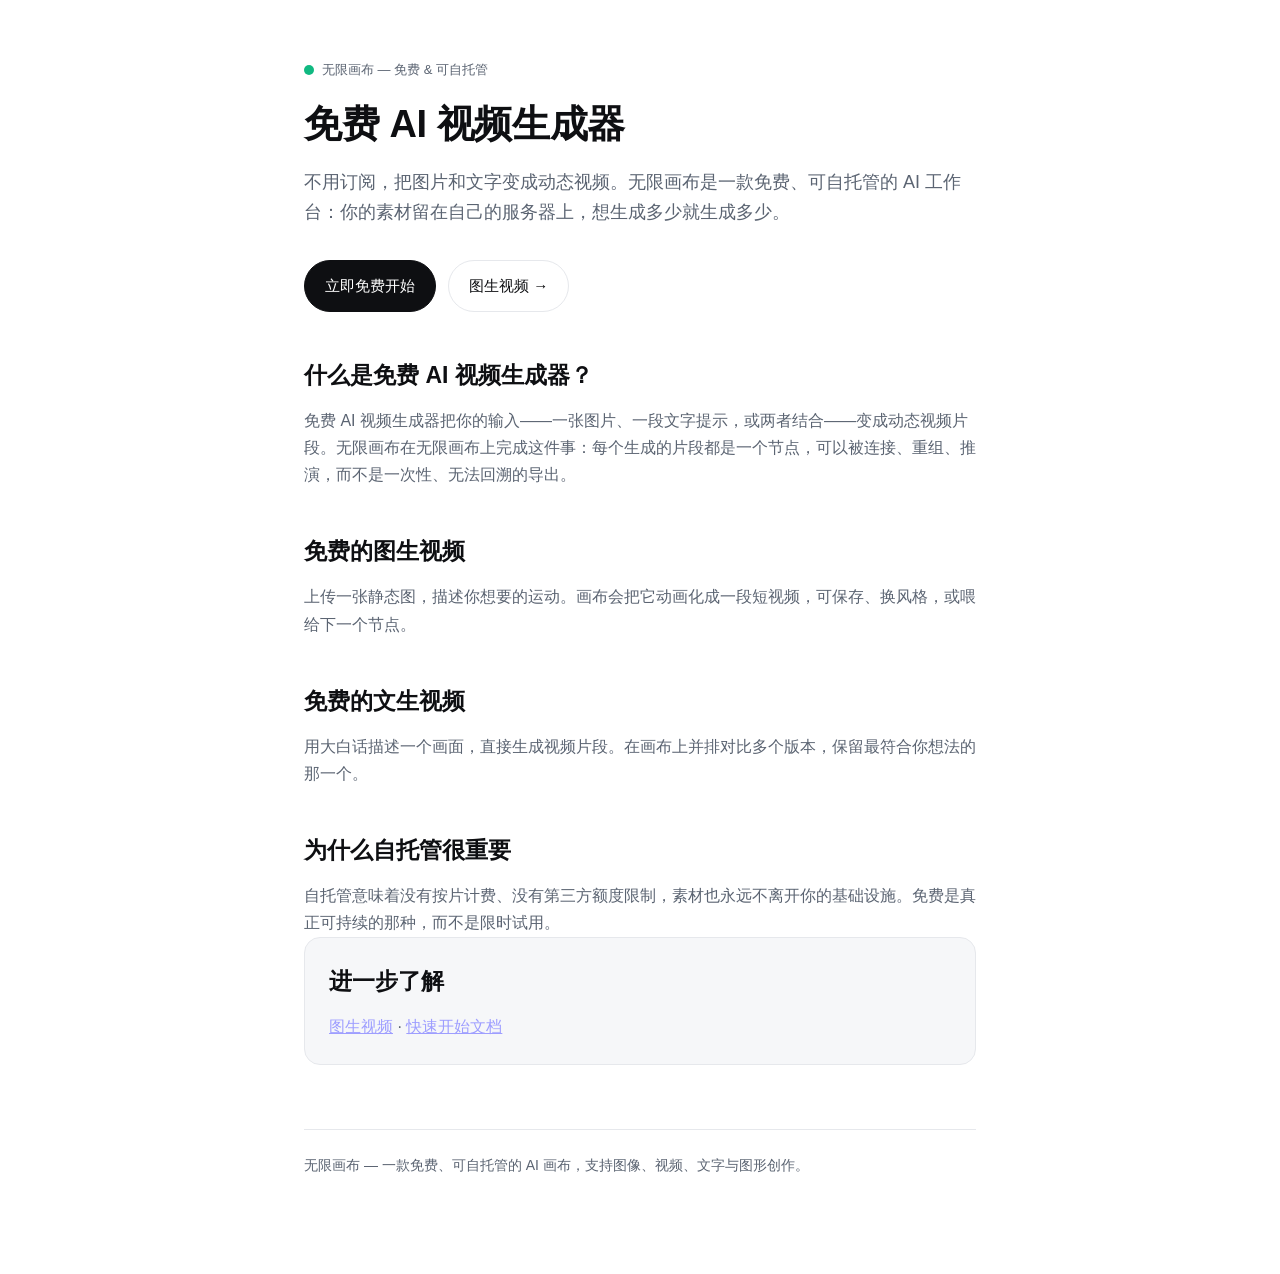
<file: web/public/free-ai-video-zh/index.html>
<!doctype html>
<html lang="zh-CN">
    <head>
        <meta charset="UTF-8" />
        <meta name="viewport" content="width=device-width, initial-scale=1.0" />
        <title>免费 AI 视频生成器 — 零成本创作 AI 视频 | 无限画布</title>
        <meta
            name="description"
            content="用无限画布免费生成 AI 视频，无点数、无付费墙。自托管无限画布上的图生视频与文生视频。"
        />
        <meta name="robots" content="index, follow, max-image-preview:large" />
        <link rel="canonical" href="https://hmstu.eu.org/free-ai-video-zh" />
        <link rel="alternate" hreflang="en-US" href="https://hmstu.eu.org/free-ai-video" />
        <link rel="alternate" hreflang="zh-CN" href="https://hmstu.eu.org/free-ai-video-zh" />

        <!-- Open Graph / social -->
        <meta property="og:type" content="website" />
        <meta property="og:site_name" content="无限画布" />
        <meta property="og:title" content="免费 AI 视频生成器 — 无限画布" />
        <meta property="og:description" content="免费生成 AI 视频——自托管无限画布上的图生视频与文生视频，无点数、无付费墙。" />
        <meta property="og:url" content="https://hmstu.eu.org/free-ai-video-zh" />
        <meta property="og:image" content="https://hmstu.eu.org/logo.svg" />
        <meta name="twitter:card" content="summary_large_image" />

        <link rel="icon" href="/logo.svg" />

        <!-- Structured data -->
        <script type="application/ld+json">
            [
                {
                    "@context": "https://schema.org",
                    "@type": "BreadcrumbList",
                    "itemListElement": [
                        { "@type": "ListItem", "position": 1, "name": "无限画布", "item": "https://hmstu.eu.org/" },
                        { "@type": "ListItem", "position": 2, "name": "免费 AI 视频生成器", "item": "https://hmstu.eu.org/free-ai-video-zh" }
                    ]
                },
                {
                    "@context": "https://schema.org",
                    "@type": "SoftwareApplication",
                    "name": "无限画布",
                    "applicationCategory": "MultimediaApplication",
                    "operatingSystem": "Web",
                    "url": "https://hmstu.eu.org/free-ai-video-zh",
                    "description": "用无限画布免费生成 AI 视频，图生视频与文生视频，自托管的无限画布。",
                    "offers": { "@type": "Offer", "price": "0", "priceCurrency": "CNY" }
                }
            ]
        </script>

        <script>
            // 跟随 SPA 手动选择的主题（无限画布站点写入），落地页与主站保持一致；未设置时回退到系统偏好。
            try {
                var s = JSON.parse(localStorage.getItem("infinite-canvas:theme_store") || "{}");
                var t = s.state && s.state.theme === "light" ? "light" : "dark";
                document.documentElement.setAttribute("data-theme", t);
                document.documentElement.style.colorScheme = t;
            } catch (e) {}
        </script>
        <style>
            :root,
            [data-theme="light"] {
                --ink: #0e0f12;
                --muted: #5b6472;
                --bg: #ffffff;
                --card: #f6f7f9;
                --line: #e6e8ec;
                --accent: #0e0f12;
            }
            [data-theme="dark"],
            @media (prefers-color-scheme: dark) {
                :root {
                    --ink: #f5f6f8;
                    --muted: #a7afb9;
                    --bg: #0e0f12;
                    --card: #16181d;
                    --line: #26292f;
                    --accent: #f5f6f8;
                }
            }
            * { box-sizing: border-box; }
            body {
                margin: 0;
                background: var(--bg);
                color: var(--ink);
                font-family: "SF Pro Display", "SF Pro Text", "PingFang SC", "Microsoft YaHei", "Helvetica Neue", sans-serif;
                line-height: 1.7;
            }
            main { max-width: 720px; margin: 0 auto; padding: 56px 24px 96px; }
            .eyebrow { display: inline-flex; align-items: center; gap: 8px; font-size: 13px; font-weight: 500; color: var(--muted); }
            .eyebrow .dot { width: 10px; height: 10px; border-radius: 9999px; background: #10b981; }
            h1 { font-size: 38px; line-height: 1.15; font-weight: 650; margin: 20px 0 0; letter-spacing: -0.01em; }
            .intro { font-size: 18px; color: var(--muted); margin: 20px 0 0; }
            .cta-row { display: flex; flex-wrap: wrap; gap: 12px; margin-top: 32px; }
            a.btn {
                display: inline-flex; align-items: center; justify-content: center; gap: 8px;
                padding: 12px 20px; border-radius: 9999px; font-size: 15px; font-weight: 500; text-decoration: none;
                border: 1px solid var(--line); color: var(--ink); background: transparent;
            }
            a.btn.primary { background: var(--accent); color: var(--bg); border-color: var(--accent); }
            a.btn:hover { opacity: 0.85; }
            section { margin-top: 44px; }
            h2 { font-size: 23px; font-weight: 600; margin: 0 0 12px; }
            p { margin: 0; color: var(--muted); }
            .card { background: var(--card); border: 1px solid var(--line); border-radius: 16px; padding: 24px; }
            footer { margin-top: 64px; padding-top: 24px; border-top: 1px solid var(--line); color: var(--muted); font-size: 14px; }
            footer a { color: var(--muted); }
        </style>
    </head>
    <body>
        <main>
            <div class="eyebrow"><span class="dot"></span>无限画布 — 免费 &amp; 可自托管</div>
            <h1>免费 AI 视频生成器</h1>
            <p class="intro">
                不用订阅，把图片和文字变成动态视频。无限画布是一款免费、可自托管的 AI 工作台：你的素材留在自己的服务器上，想生成多少就生成多少。
            </p>

            <div class="cta-row">
                <a class="btn primary" href="/video">立即免费开始</a>
                <a class="btn" href="/image-to-video-zh">图生视频 →</a>
            </div>

            <section>
                <h2>什么是免费 AI 视频生成器？</h2>
                <p>
                    免费 AI 视频生成器把你的输入——一张图片、一段文字提示，或两者结合——变成动态视频片段。无限画布在无限画布上完成这件事：每个生成的片段都是一个节点，可以被连接、重组、推演，而不是一次性、无法回溯的导出。
                </p>
            </section>

            <section>
                <h2>免费的图生视频</h2>
                <p>
                    上传一张静态图，描述你想要的运动。画布会把它动画化成一段短视频，可保存、换风格，或喂给下一个节点。
                </p>
            </section>

            <section>
                <h2>免费的文生视频</h2>
                <p>
                    用大白话描述一个画面，直接生成视频片段。在画布上并排对比多个版本，保留最符合你想法的那一个。
                </p>
            </section>

            <section>
                <h2>为什么自托管很重要</h2>
                <p>
                    自托管意味着没有按片计费、没有第三方额度限制，素材也永远不离开你的基础设施。免费是真正可持续的那种，而不是限时试用。
                </p>
            </section>

            <div class="card">
                <h2>进一步了解</h2>
                <p>
                    <a href="/image-to-video-zh">图生视频</a> &middot;
                    <a href="/docs/overview/quick-start">快速开始文档</a>
                </p>
            </div>

            <footer>
                无限画布 — 一款免费、可自托管的 AI 画布，支持图像、视频、文字与图形创作。
            </footer>
        </main>
    </body>
</html>
</file>
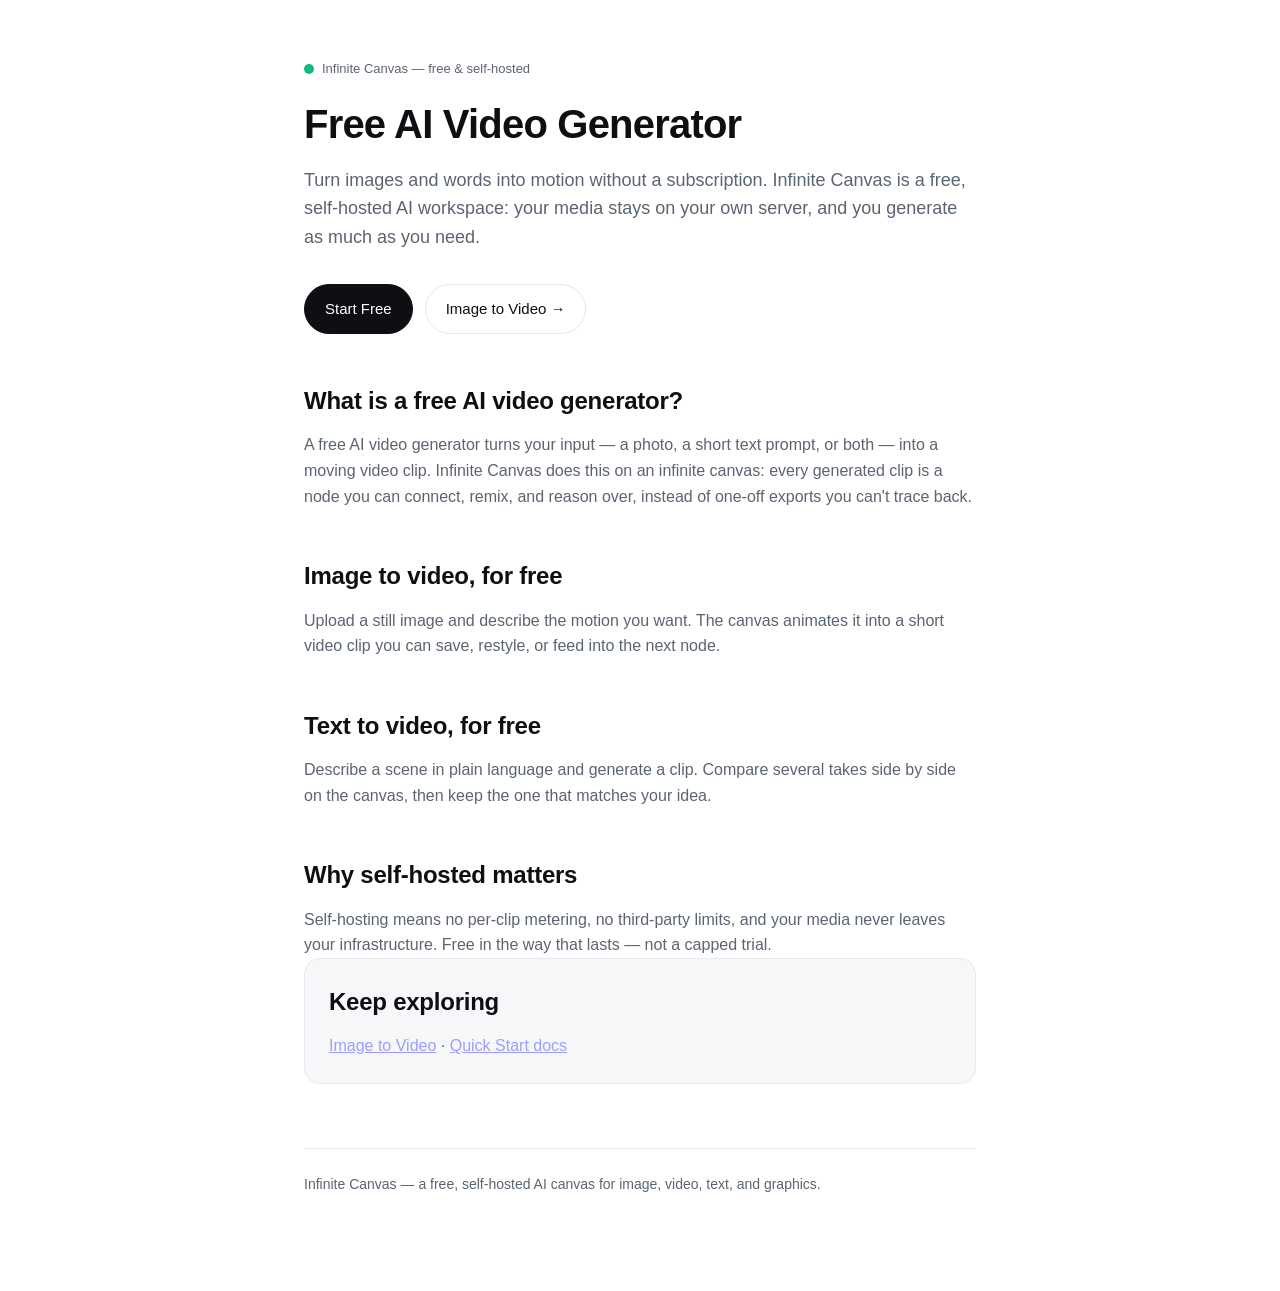
<file: web/public/free-ai-video/index.html>
<!doctype html>
<html lang="en">
    <head>
        <meta charset="UTF-8" />
        <meta name="viewport" content="width=device-width, initial-scale=1.0" />
        <title>Free AI Video Generator — Create AI Videos at No Cost | Infinite Canvas</title>
        <meta
            name="description"
            content="Generate AI videos for free with Infinite Canvas — no credits, no paywall. Image-to-video and text-to-video on a self-hosted infinite canvas."
        />
        <meta name="robots" content="index, follow, max-image-preview:large" />
        <link rel="canonical" href="https://hmstu.eu.org/free-ai-video" />
        <link rel="alternate" hreflang="en-US" href="https://hmstu.eu.org/free-ai-video" />
        <link rel="alternate" hreflang="zh-CN" href="https://hmstu.eu.org/free-ai-video-zh" />

        <!-- Open Graph / social -->
        <meta property="og:type" content="website" />
        <meta property="og:site_name" content="Infinite Canvas" />
        <meta property="og:title" content="Free AI Video Generator — Infinite Canvas" />
        <meta
            property="og:description"
            content="Generate AI videos for free — image-to-video and text-to-video on a self-hosted infinite canvas. No credits, no paywall."
        />
        <meta property="og:url" content="https://hmstu.eu.org/free-ai-video" />
        <meta property="og:image" content="https://hmstu.eu.org/logo.svg" />
        <meta name="twitter:card" content="summary_large_image" />

        <link rel="icon" href="/logo.svg" />

        <!-- Structured data -->
        <script type="application/ld+json">
            [
                {
                    "@context": "https://schema.org",
                    "@type": "BreadcrumbList",
                    "itemListElement": [
                        { "@type": "ListItem", "position": 1, "name": "Infinite Canvas", "item": "https://hmstu.eu.org/" },
                        { "@type": "ListItem", "position": 2, "name": "Free AI Video Generator", "item": "https://hmstu.eu.org/free-ai-video" }
                    ]
                },
                {
                    "@context": "https://schema.org",
                    "@type": "SoftwareApplication",
                    "name": "Infinite Canvas",
                    "applicationCategory": "MultimediaApplication",
                    "operatingSystem": "Web",
                    "url": "https://hmstu.eu.org/free-ai-video",
                    "description": "Generate AI videos for free with image-to-video and text-to-video on a self-hosted infinite canvas.",
                    "offers": { "@type": "Offer", "price": "0", "priceCurrency": "USD" }
                }
            ]
        </script>

        <script>
            // Follow the app's manual theme choice (set by the SPA) so landing
            // pages match the rest of the site. Falls back to system preference.
            try {
                var s = JSON.parse(localStorage.getItem("infinite-canvas:theme_store") || "{}");
                var t = s.state && s.state.theme === "light" ? "light" : "dark";
                document.documentElement.setAttribute("data-theme", t);
                document.documentElement.style.colorScheme = t;
            } catch (e) {}
        </script>
        <style>
            :root,
            [data-theme="light"] {
                --ink: #0e0f12;
                --muted: #5b6472;
                --bg: #ffffff;
                --card: #f6f7f9;
                --line: #e6e8ec;
                --accent: #0e0f12;
            }
            [data-theme="dark"],
            @media (prefers-color-scheme: dark) {
                :root {
                    --ink: #f5f6f8;
                    --muted: #a7afb9;
                    --bg: #0e0f12;
                    --card: #16181d;
                    --line: #26292f;
                    --accent: #f5f6f8;
                }
            }
            * { box-sizing: border-box; }
            body {
                margin: 0;
                background: var(--bg);
                color: var(--ink);
                font-family: "SF Pro Display", "SF Pro Text", "PingFang SC", "Microsoft YaHei", "Helvetica Neue", sans-serif;
                line-height: 1.6;
            }
            main { max-width: 720px; margin: 0 auto; padding: 56px 24px 96px; }
            .eyebrow { display: inline-flex; align-items: center; gap: 8px; font-size: 13px; font-weight: 500; color: var(--muted); }
            .eyebrow .dot { width: 10px; height: 10px; border-radius: 9999px; background: #10b981; }
            h1 { font-size: 40px; line-height: 1.1; font-weight: 650; margin: 20px 0 0; letter-spacing: -0.02em; }
            .intro { font-size: 18px; color: var(--muted); margin: 20px 0 0; }
            .cta-row { display: flex; flex-wrap: wrap; gap: 12px; margin-top: 32px; }
            a.btn {
                display: inline-flex; align-items: center; justify-content: center; gap: 8px;
                padding: 12px 20px; border-radius: 9999px; font-size: 15px; font-weight: 500; text-decoration: none;
                border: 1px solid var(--line); color: var(--ink); background: transparent;
            }
            a.btn.primary { background: var(--accent); color: var(--bg); border-color: var(--accent); }
            a.btn:hover { opacity: 0.85; }
            section { margin-top: 48px; }
            h2 { font-size: 24px; font-weight: 600; margin: 0 0 12px; letter-spacing: -0.01em; }
            p { margin: 0; color: var(--muted); }
            .card { background: var(--card); border: 1px solid var(--line); border-radius: 16px; padding: 24px; }
            footer { margin-top: 64px; padding-top: 24px; border-top: 1px solid var(--line); color: var(--muted); font-size: 14px; }
            footer a { color: var(--muted); }
        </style>
    </head>
    <body>
        <main>
            <div class="eyebrow"><span class="dot"></span>Infinite Canvas — free &amp; self-hosted</div>
            <h1>Free AI Video Generator</h1>
            <p class="intro">
                Turn images and words into motion without a subscription. Infinite Canvas is a free, self-hosted AI
                workspace: your media stays on your own server, and you generate as much as you need.
            </p>

            <div class="cta-row">
                <a class="btn primary" href="/video">Start Free</a>
                <a class="btn" href="/image-to-video">Image to Video →</a>
            </div>

            <section>
                <h2>What is a free AI video generator?</h2>
                <p>
                    A free AI video generator turns your input — a photo, a short text prompt, or both — into a moving
                    video clip. Infinite Canvas does this on an infinite canvas: every generated clip is a node you can
                    connect, remix, and reason over, instead of one-off exports you can't trace back.
                </p>
            </section>

            <section>
                <h2>Image to video, for free</h2>
                <p>
                    Upload a still image and describe the motion you want. The canvas animates it into a short video
                    clip you can save, restyle, or feed into the next node.
                </p>
            </section>

            <section>
                <h2>Text to video, for free</h2>
                <p>
                    Describe a scene in plain language and generate a clip. Compare several takes side by side on the
                    canvas, then keep the one that matches your idea.
                </p>
            </section>

            <section>
                <h2>Why self-hosted matters</h2>
                <p>
                    Self-hosting means no per-clip metering, no third-party limits, and your media never leaves your
                    infrastructure. Free in the way that lasts — not a capped trial.
                </p>
            </section>

            <div class="card">
                <h2>Keep exploring</h2>
                <p>
                    <a href="/image-to-video">Image to Video</a> &middot;
                    <a href="/docs/overview/quick-start">Quick Start docs</a>
                </p>
            </div>

            <footer>
                Infinite Canvas — a free, self-hosted AI canvas for image, video, text, and graphics.
            </footer>
        </main>
    </body>
</html>
</file>
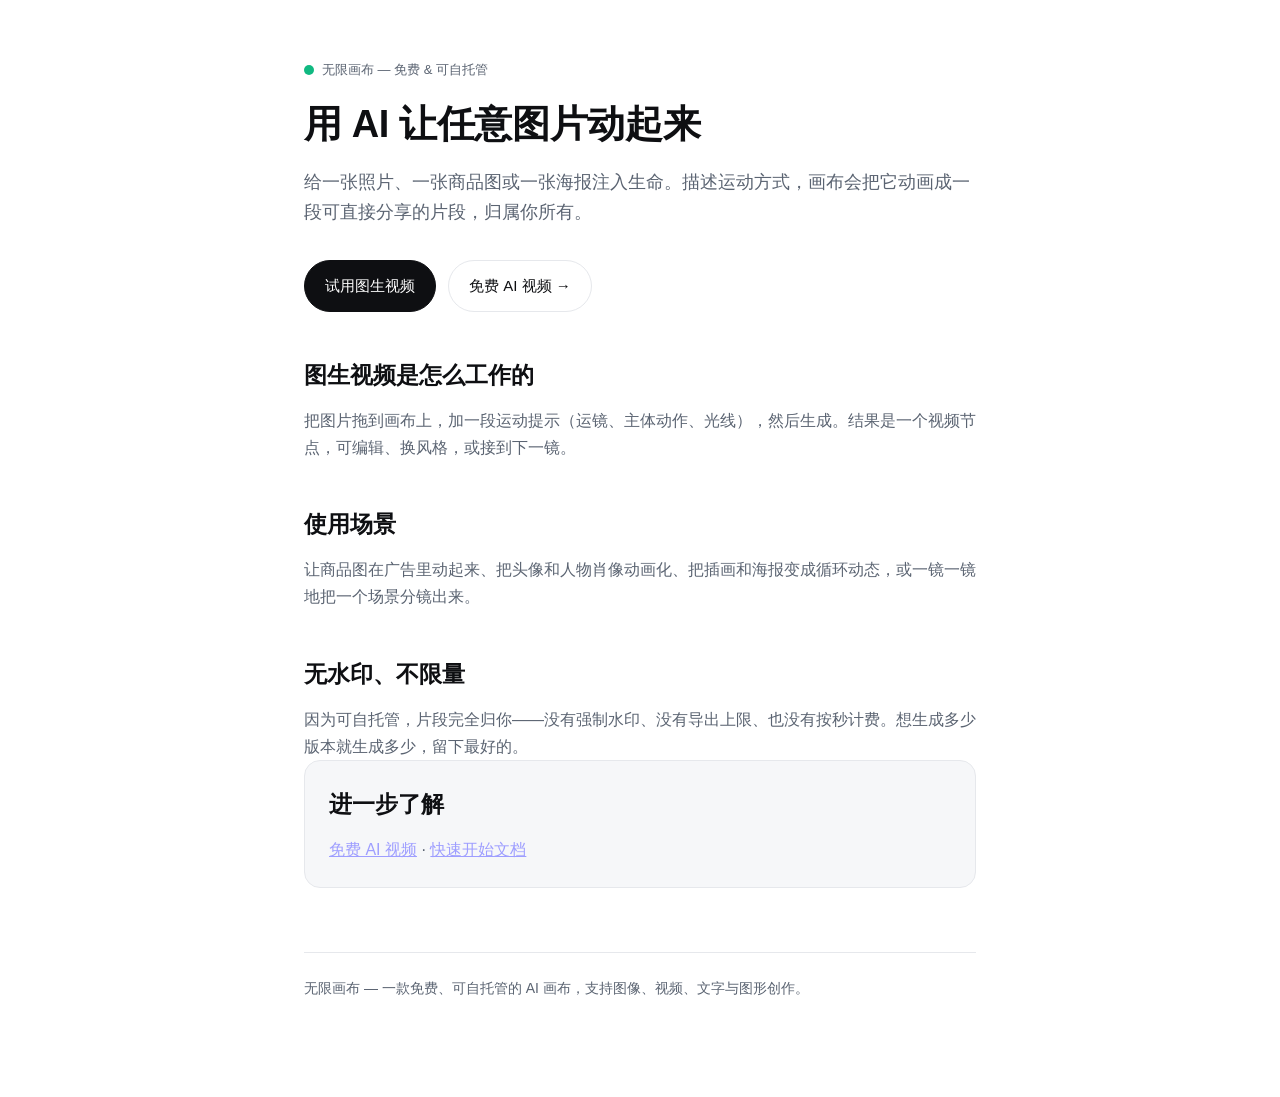
<file: web/public/image-to-video-zh/index.html>
<!doctype html>
<html lang="zh-CN">
    <head>
        <meta charset="UTF-8" />
        <meta name="viewport" content="width=device-width, initial-scale=1.0" />
        <title>AI 图生视频 — 让照片动起来 | 无限画布</title>
        <meta
            name="description"
            content="把静态图片变成流畅的 AI 视频片段。上传照片、描述运动，几秒生成——免费且可自托管。"
        />
        <meta name="robots" content="index, follow, max-image-preview:large" />
        <link rel="canonical" href="https://hmstu.eu.org/image-to-video-zh" />
        <link rel="alternate" hreflang="en-US" href="https://hmstu.eu.org/image-to-video" />
        <link rel="alternate" hreflang="zh-CN" href="https://hmstu.eu.org/image-to-video-zh" />

        <!-- Open Graph / social -->
        <meta property="og:type" content="website" />
        <meta property="og:site_name" content="无限画布" />
        <meta property="og:title" content="AI 图生视频 — 无限画布" />
        <meta property="og:description" content="把静态图片变成流畅的 AI 视频片段——免费且可自托管。" />
        <meta property="og:url" content="https://hmstu.eu.org/image-to-video-zh" />
        <meta property="og:image" content="https://hmstu.eu.org/logo.svg" />
        <meta name="twitter:card" content="summary_large_image" />

        <link rel="icon" href="/logo.svg" />

        <!-- Structured data -->
        <script type="application/ld+json">
            [
                {
                    "@context": "https://schema.org",
                    "@type": "BreadcrumbList",
                    "itemListElement": [
                        { "@type": "ListItem", "position": 1, "name": "无限画布", "item": "https://hmstu.eu.org/" },
                        { "@type": "ListItem", "position": 2, "name": "AI 图生视频", "item": "https://hmstu.eu.org/image-to-video-zh" }
                    ]
                },
                {
                    "@context": "https://schema.org",
                    "@type": "SoftwareApplication",
                    "name": "无限画布",
                    "applicationCategory": "MultimediaApplication",
                    "operatingSystem": "Web",
                    "url": "https://hmstu.eu.org/image-to-video-zh",
                    "description": "把静态图片变成流畅的 AI 视频片段，免费且可自托管的无限画布。",
                    "offers": { "@type": "Offer", "price": "0", "priceCurrency": "CNY" }
                }
            ]
        </script>

        <script>
            // 跟随 SPA 手动选择的主题（无限画布站点写入），落地页与主站保持一致；未设置时回退到系统偏好。
            try {
                var s = JSON.parse(localStorage.getItem("infinite-canvas:theme_store") || "{}");
                var t = s.state && s.state.theme === "light" ? "light" : "dark";
                document.documentElement.setAttribute("data-theme", t);
                document.documentElement.style.colorScheme = t;
            } catch (e) {}
        </script>
        <style>
            :root,
            [data-theme="light"] {
                --ink: #0e0f12;
                --muted: #5b6472;
                --bg: #ffffff;
                --card: #f6f7f9;
                --line: #e6e8ec;
                --accent: #0e0f12;
            }
            [data-theme="dark"],
            @media (prefers-color-scheme: dark) {
                :root {
                    --ink: #f5f6f8;
                    --muted: #a7afb9;
                    --bg: #0e0f12;
                    --card: #16181d;
                    --line: #26292f;
                    --accent: #f5f6f8;
                }
            }
            * { box-sizing: border-box; }
            body {
                margin: 0;
                background: var(--bg);
                color: var(--ink);
                font-family: "SF Pro Display", "SF Pro Text", "PingFang SC", "Microsoft YaHei", "Helvetica Neue", sans-serif;
                line-height: 1.7;
            }
            main { max-width: 720px; margin: 0 auto; padding: 56px 24px 96px; }
            .eyebrow { display: inline-flex; align-items: center; gap: 8px; font-size: 13px; font-weight: 500; color: var(--muted); }
            .eyebrow .dot { width: 10px; height: 10px; border-radius: 9999px; background: #10b981; }
            h1 { font-size: 38px; line-height: 1.15; font-weight: 650; margin: 20px 0 0; letter-spacing: -0.01em; }
            .intro { font-size: 18px; color: var(--muted); margin: 20px 0 0; }
            .cta-row { display: flex; flex-wrap: wrap; gap: 12px; margin-top: 32px; }
            a.btn {
                display: inline-flex; align-items: center; justify-content: center; gap: 8px;
                padding: 12px 20px; border-radius: 9999px; font-size: 15px; font-weight: 500; text-decoration: none;
                border: 1px solid var(--line); color: var(--ink); background: transparent;
            }
            a.btn.primary { background: var(--accent); color: var(--bg); border-color: var(--accent); }
            a.btn:hover { opacity: 0.85; }
            section { margin-top: 44px; }
            h2 { font-size: 23px; font-weight: 600; margin: 0 0 12px; }
            p { margin: 0; color: var(--muted); }
            .card { background: var(--card); border: 1px solid var(--line); border-radius: 16px; padding: 24px; }
            footer { margin-top: 64px; padding-top: 24px; border-top: 1px solid var(--line); color: var(--muted); font-size: 14px; }
            footer a { color: var(--muted); }
        </style>
    </head>
    <body>
        <main>
            <div class="eyebrow"><span class="dot"></span>无限画布 — 免费 &amp; 可自托管</div>
            <h1>用 AI 让任意图片动起来</h1>
            <p class="intro">
                给一张照片、一张商品图或一张海报注入生命。描述运动方式，画布会把它动画成一段可直接分享的片段，归属你所有。
            </p>

            <div class="cta-row">
                <a class="btn primary" href="/image">试用图生视频</a>
                <a class="btn" href="/free-ai-video-zh">免费 AI 视频 →</a>
            </div>

            <section>
                <h2>图生视频是怎么工作的</h2>
                <p>
                    把图片拖到画布上，加一段运动提示（运镜、主体动作、光线），然后生成。结果是一个视频节点，可编辑、换风格，或接到下一镜。
                </p>
            </section>

            <section>
                <h2>使用场景</h2>
                <p>
                    让商品图在广告里动起来、把头像和人物肖像动画化、把插画和海报变成循环动态，或一镜一镜地把一个场景分镜出来。
                </p>
            </section>

            <section>
                <h2>无水印、不限量</h2>
                <p>
                    因为可自托管，片段完全归你——没有强制水印、没有导出上限、也没有按秒计费。想生成多少版本就生成多少，留下最好的。
                </p>
            </section>

            <div class="card">
                <h2>进一步了解</h2>
                <p>
                    <a href="/free-ai-video-zh">免费 AI 视频</a> &middot;
                    <a href="/docs/overview/quick-start">快速开始文档</a>
                </p>
            </div>

            <footer>
                无限画布 — 一款免费、可自托管的 AI 画布，支持图像、视频、文字与图形创作。
            </footer>
        </main>
    </body>
</html>
</file>
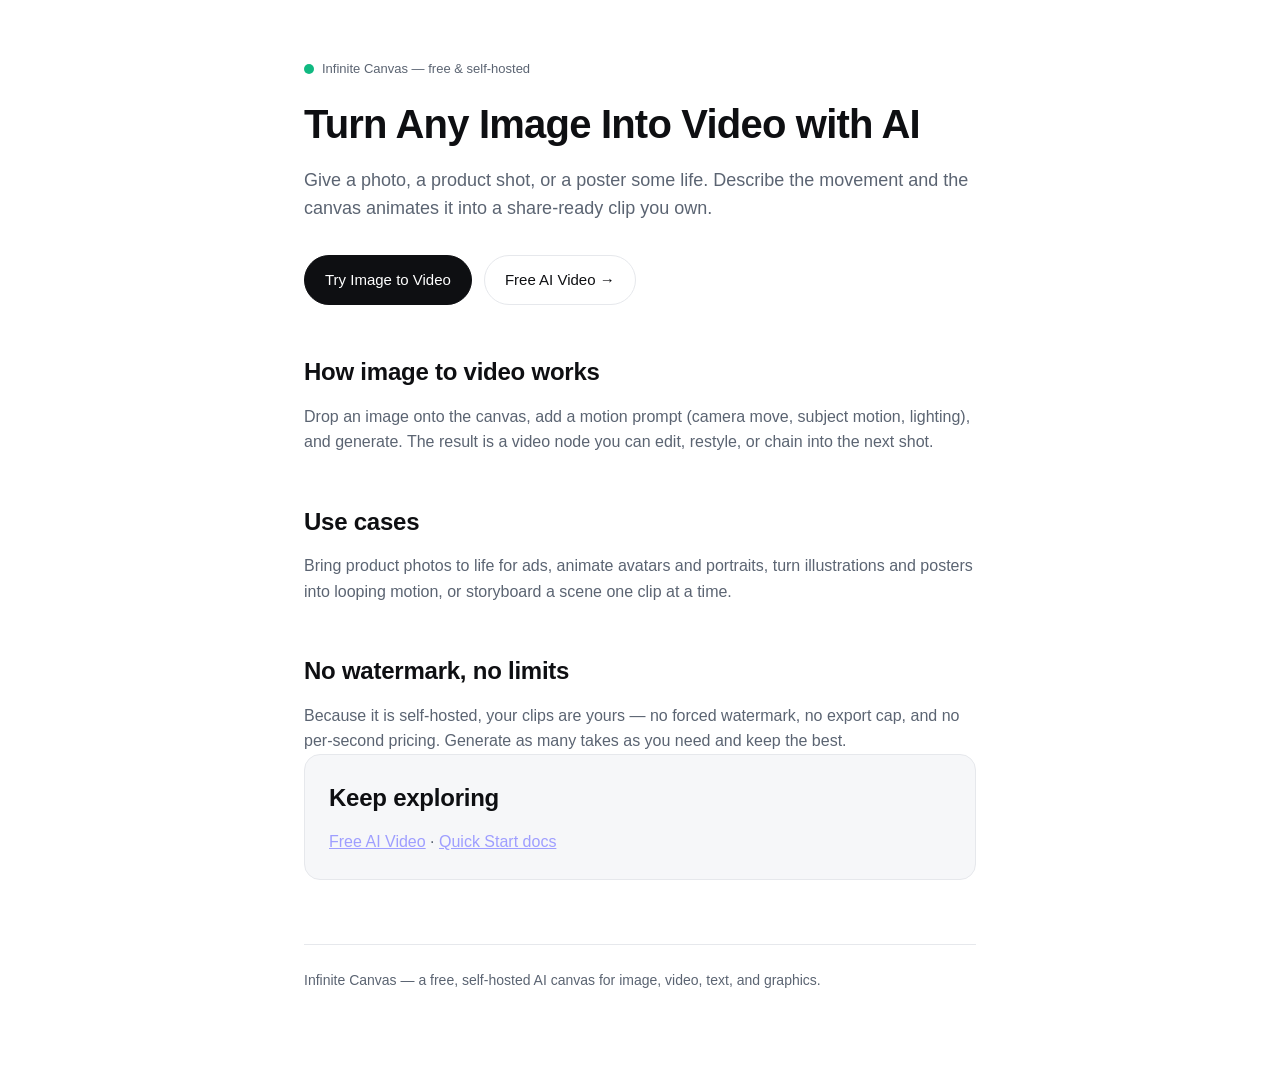
<file: web/public/image-to-video/index.html>
<!doctype html>
<html lang="en">
    <head>
        <meta charset="UTF-8" />
        <meta name="viewport" content="width=device-width, initial-scale=1.0" />
        <title>AI Image to Video — Turn Photos Into Motion | Infinite Canvas</title>
        <meta
            name="description"
            content="Convert still images into smooth AI video clips. Upload a photo, describe the motion, and generate in seconds — free and self-hosted."
        />
        <meta name="robots" content="index, follow, max-image-preview:large" />
        <link rel="canonical" href="https://hmstu.eu.org/image-to-video" />
        <link rel="alternate" hreflang="en-US" href="https://hmstu.eu.org/image-to-video" />
        <link rel="alternate" hreflang="zh-CN" href="https://hmstu.eu.org/image-to-video-zh" />

        <!-- Open Graph / social -->
        <meta property="og:type" content="website" />
        <meta property="og:site_name" content="Infinite Canvas" />
        <meta property="og:title" content="AI Image to Video — Infinite Canvas" />
        <meta property="og:description" content="Convert still images into smooth AI video clips — free and self-hosted." />
        <meta property="og:url" content="https://hmstu.eu.org/image-to-video" />
        <meta property="og:image" content="https://hmstu.eu.org/logo.svg" />
        <meta name="twitter:card" content="summary_large_image" />

        <link rel="icon" href="/logo.svg" />

        <!-- Structured data -->
        <script type="application/ld+json">
            [
                {
                    "@context": "https://schema.org",
                    "@type": "BreadcrumbList",
                    "itemListElement": [
                        { "@type": "ListItem", "position": 1, "name": "Infinite Canvas", "item": "https://hmstu.eu.org/" },
                        { "@type": "ListItem", "position": 2, "name": "AI Image to Video", "item": "https://hmstu.eu.org/image-to-video" }
                    ]
                },
                {
                    "@context": "https://schema.org",
                    "@type": "SoftwareApplication",
                    "name": "Infinite Canvas",
                    "applicationCategory": "MultimediaApplication",
                    "operatingSystem": "Web",
                    "url": "https://hmstu.eu.org/image-to-video",
                    "description": "Convert still images into smooth AI video clips with a free, self-hosted canvas.",
                    "offers": { "@type": "Offer", "price": "0", "priceCurrency": "USD" }
                }
            ]
        </script>

        <script>
            // Follow the app's manual theme choice (set by the SPA) so landing
            // pages match the rest of the site. Falls back to system preference.
            try {
                var s = JSON.parse(localStorage.getItem("infinite-canvas:theme_store") || "{}");
                var t = s.state && s.state.theme === "light" ? "light" : "dark";
                document.documentElement.setAttribute("data-theme", t);
                document.documentElement.style.colorScheme = t;
            } catch (e) {}
        </script>
        <style>
            :root,
            [data-theme="light"] {
                --ink: #0e0f12;
                --muted: #5b6472;
                --bg: #ffffff;
                --card: #f6f7f9;
                --line: #e6e8ec;
                --accent: #0e0f12;
            }
            [data-theme="dark"],
            @media (prefers-color-scheme: dark) {
                :root {
                    --ink: #f5f6f8;
                    --muted: #a7afb9;
                    --bg: #0e0f12;
                    --card: #16181d;
                    --line: #26292f;
                    --accent: #f5f6f8;
                }
            }
            * { box-sizing: border-box; }
            body {
                margin: 0;
                background: var(--bg);
                color: var(--ink);
                font-family: "SF Pro Display", "SF Pro Text", "PingFang SC", "Microsoft YaHei", "Helvetica Neue", sans-serif;
                line-height: 1.6;
            }
            main { max-width: 720px; margin: 0 auto; padding: 56px 24px 96px; }
            .eyebrow { display: inline-flex; align-items: center; gap: 8px; font-size: 13px; font-weight: 500; color: var(--muted); }
            .eyebrow .dot { width: 10px; height: 10px; border-radius: 9999px; background: #10b981; }
            h1 { font-size: 40px; line-height: 1.1; font-weight: 650; margin: 20px 0 0; letter-spacing: -0.02em; }
            .intro { font-size: 18px; color: var(--muted); margin: 20px 0 0; }
            .cta-row { display: flex; flex-wrap: wrap; gap: 12px; margin-top: 32px; }
            a.btn {
                display: inline-flex; align-items: center; justify-content: center; gap: 8px;
                padding: 12px 20px; border-radius: 9999px; font-size: 15px; font-weight: 500; text-decoration: none;
                border: 1px solid var(--line); color: var(--ink); background: transparent;
            }
            a.btn.primary { background: var(--accent); color: var(--bg); border-color: var(--accent); }
            a.btn:hover { opacity: 0.85; }
            section { margin-top: 48px; }
            h2 { font-size: 24px; font-weight: 600; margin: 0 0 12px; letter-spacing: -0.01em; }
            p { margin: 0; color: var(--muted); }
            .card { background: var(--card); border: 1px solid var(--line); border-radius: 16px; padding: 24px; }
            footer { margin-top: 64px; padding-top: 24px; border-top: 1px solid var(--line); color: var(--muted); font-size: 14px; }
            footer a { color: var(--muted); }
        </style>
    </head>
    <body>
        <main>
            <div class="eyebrow"><span class="dot"></span>Infinite Canvas — free &amp; self-hosted</div>
            <h1>Turn Any Image Into Video with AI</h1>
            <p class="intro">
                Give a photo, a product shot, or a poster some life. Describe the movement and the canvas animates it
                into a share-ready clip you own.
            </p>

            <div class="cta-row">
                <a class="btn primary" href="/image">Try Image to Video</a>
                <a class="btn" href="/free-ai-video">Free AI Video →</a>
            </div>

            <section>
                <h2>How image to video works</h2>
                <p>
                    Drop an image onto the canvas, add a motion prompt (camera move, subject motion, lighting), and
                    generate. The result is a video node you can edit, restyle, or chain into the next shot.
                </p>
            </section>

            <section>
                <h2>Use cases</h2>
                <p>
                    Bring product photos to life for ads, animate avatars and portraits, turn illustrations and posters
                    into looping motion, or storyboard a scene one clip at a time.
                </p>
            </section>

            <section>
                <h2>No watermark, no limits</h2>
                <p>
                    Because it is self-hosted, your clips are yours — no forced watermark, no export cap, and no
                    per-second pricing. Generate as many takes as you need and keep the best.
                </p>
            </section>

            <div class="card">
                <h2>Keep exploring</h2>
                <p>
                    <a href="/free-ai-video">Free AI Video</a> &middot;
                    <a href="/docs/overview/quick-start">Quick Start docs</a>
                </p>
            </div>

            <footer>
                Infinite Canvas — a free, self-hosted AI canvas for image, video, text, and graphics.
            </footer>
        </main>
    </body>
</html>
</file>
